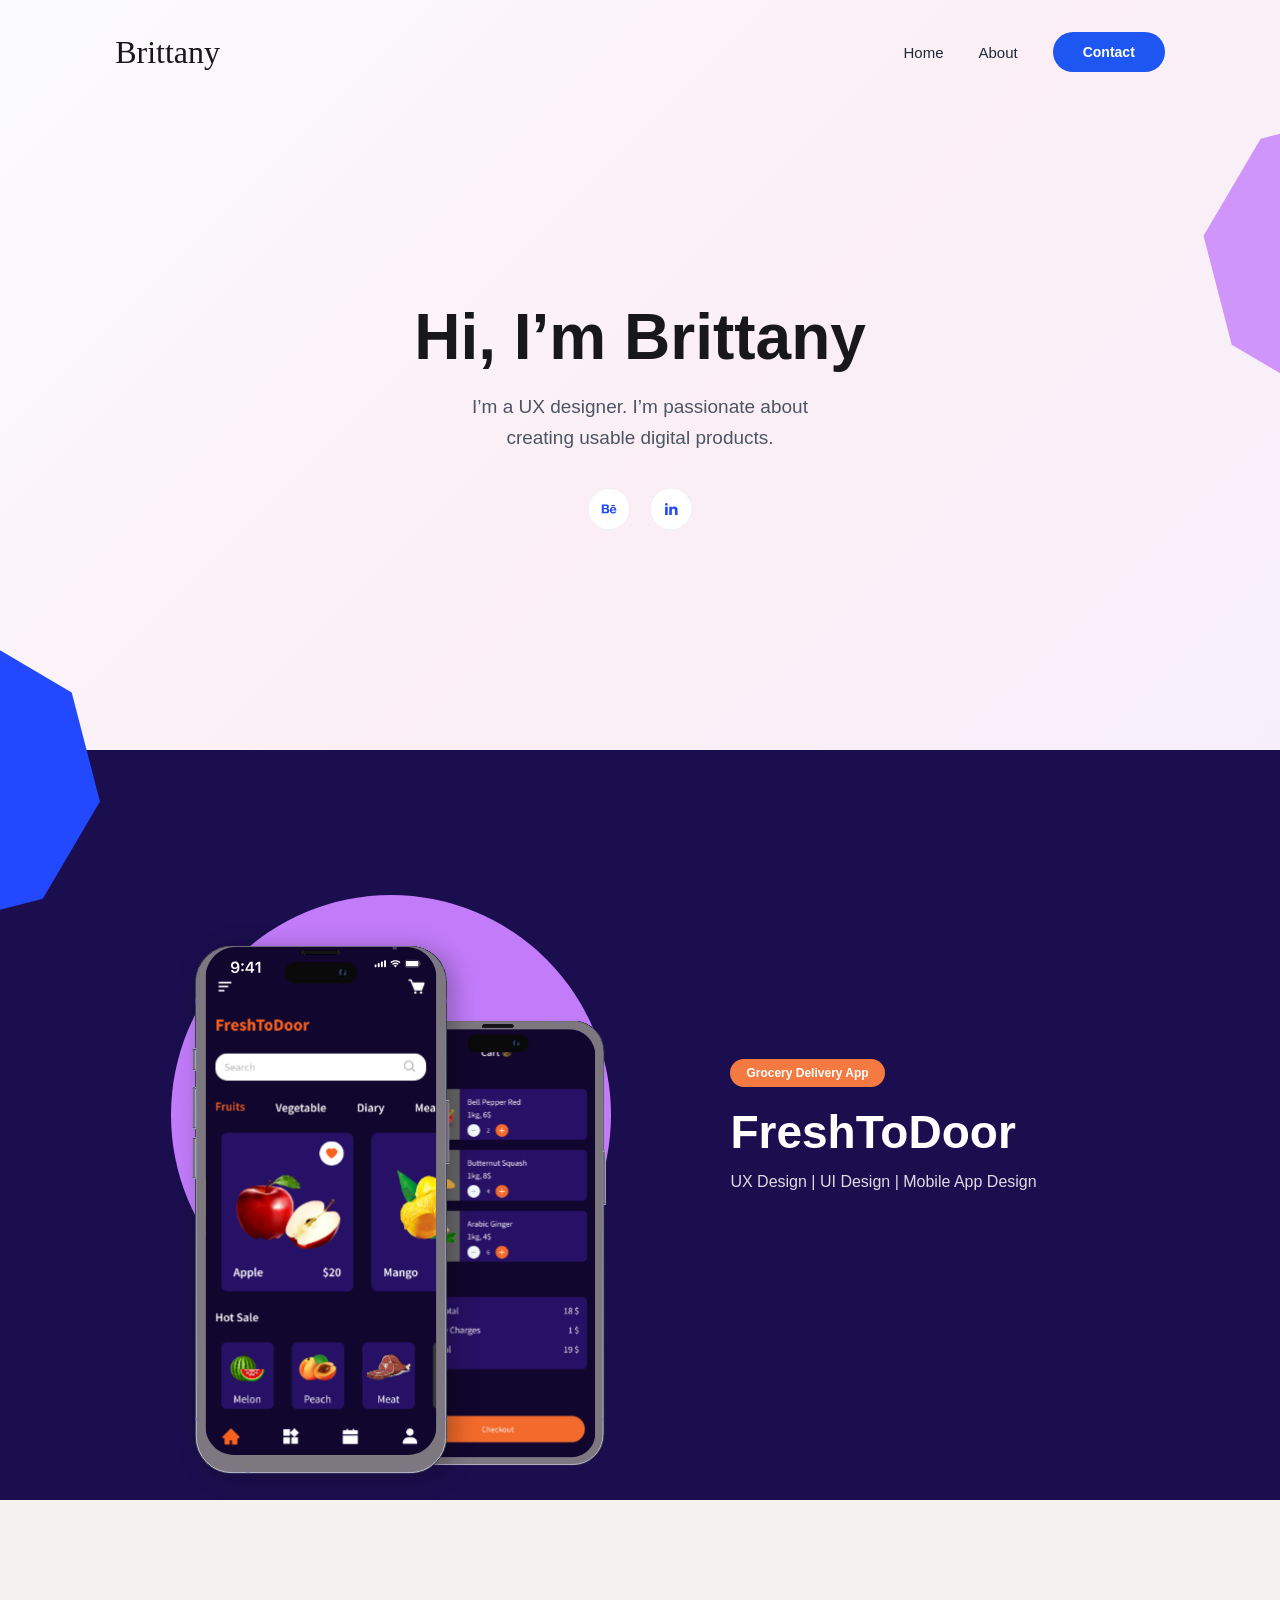
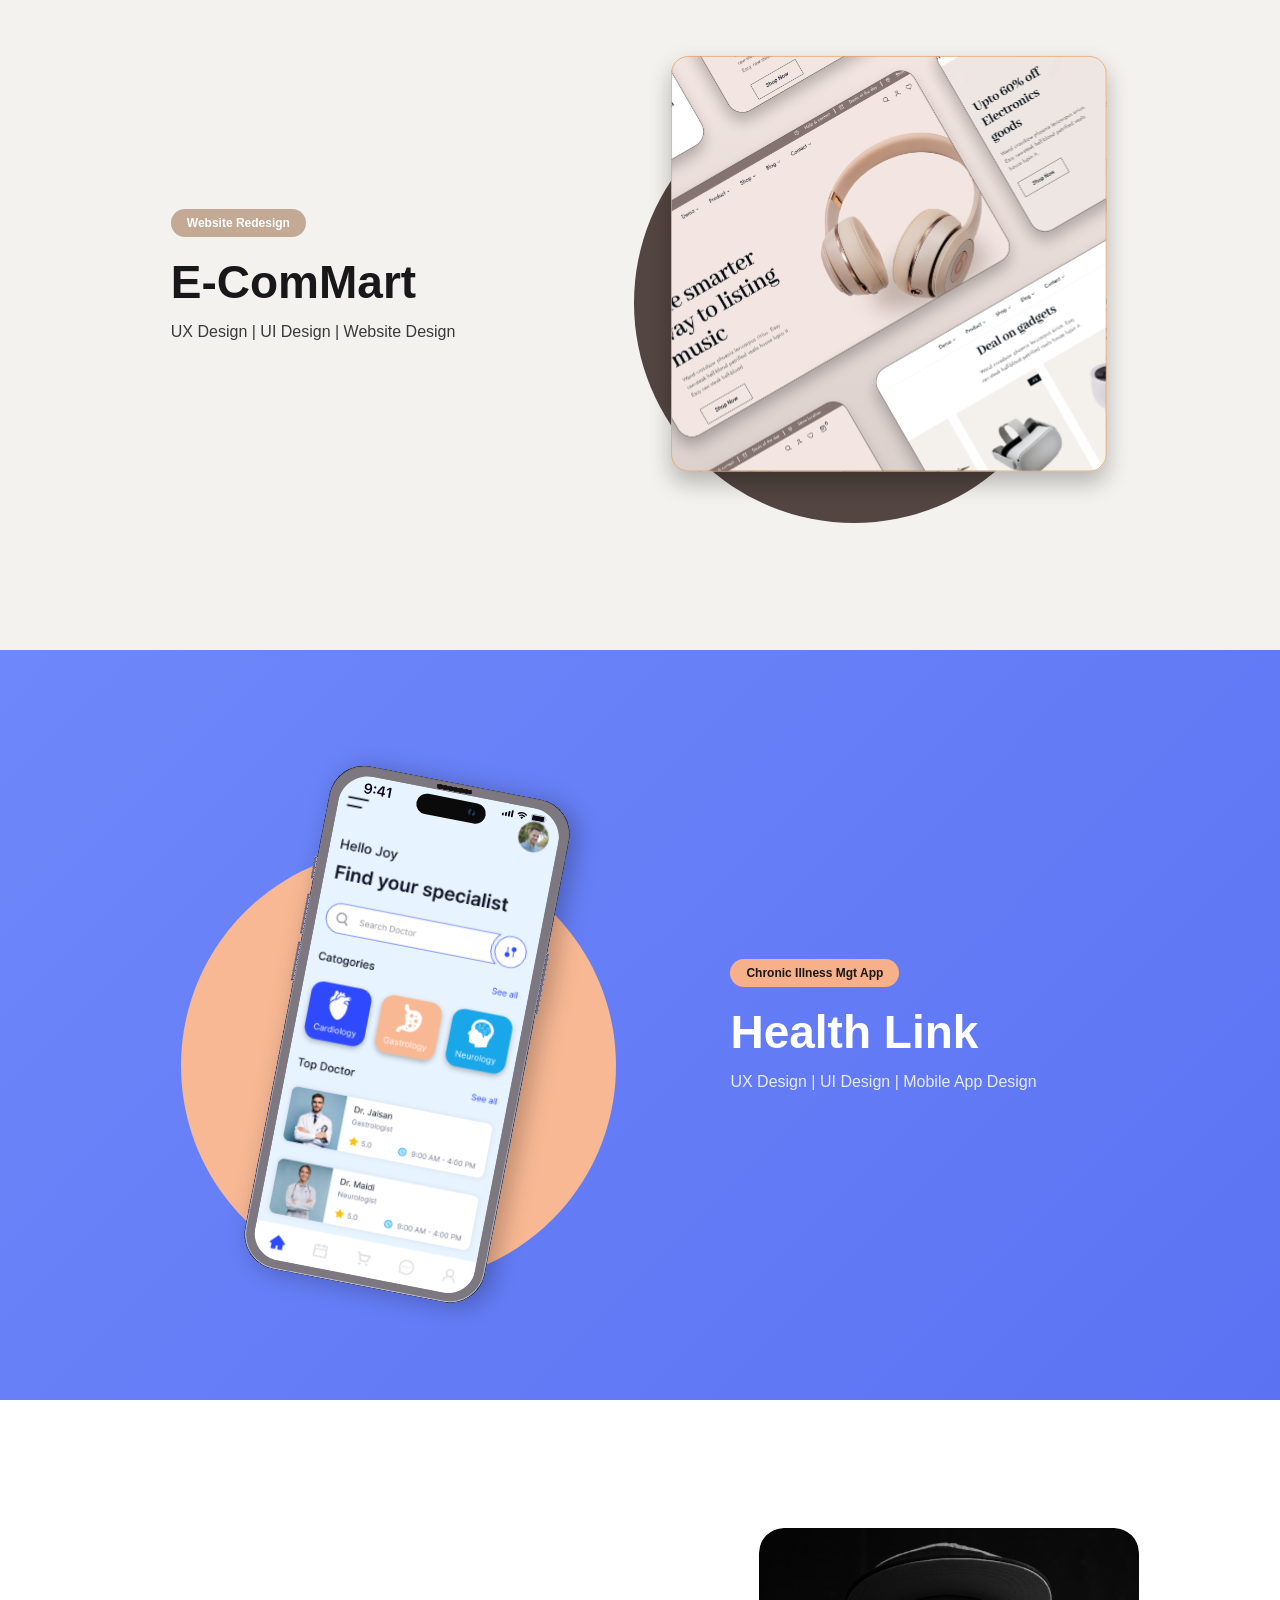
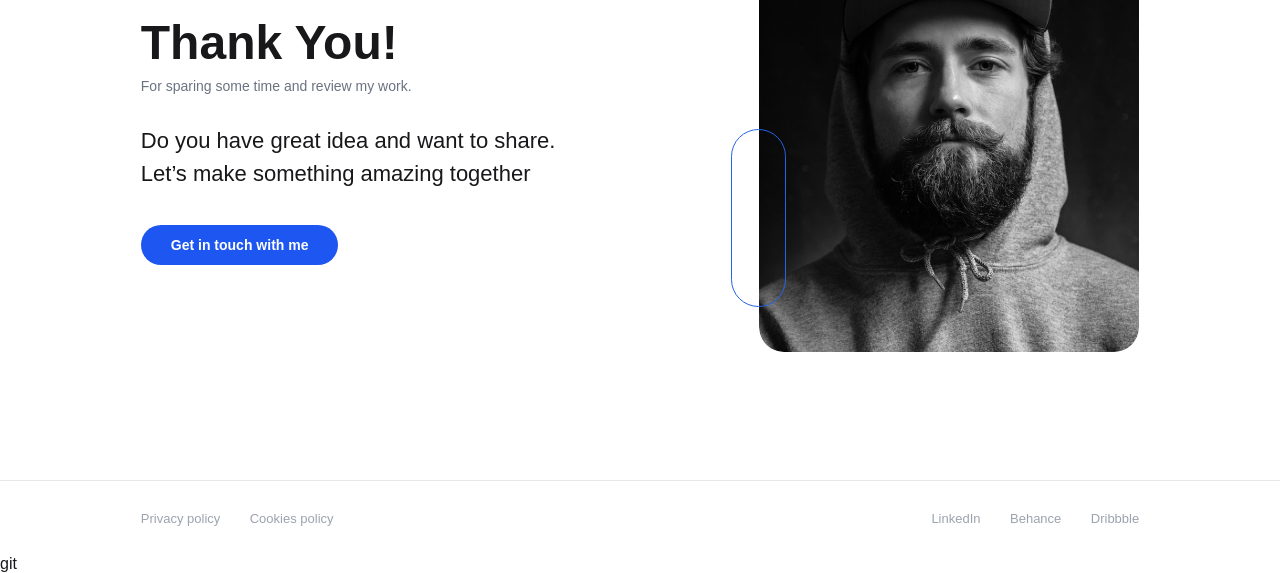
<file: images/index.html>
<!DOCTYPE html>
<html lang="en">
<head>
    <meta charset="UTF-8">
    <meta name="viewport" content="width=device-width, initial-scale=1.0">
    <title>Brittany - Portfolio</title>
    <link rel="stylesheet" href="style.css">
</head>
<body>

    <!-- Blue Shape (Hero aur FreshToDoor ke border par) -->
    <img src="./images/blue-bottom.svg" class="shape-blue" alt="Shape">

    <!-- 1. Navbar aur Hero Section -->
    <div class="hero-wrapper">
        <img src="./images/purple-shape.svg" class="shape-purple" alt="Shape">

        <header class="navbar">
            <div class="logo">Brittany</div>
            <nav>
                <a href="#home">Home</a>
                <a href="#about">About</a>
                <a href="#contact" class="btn-pill">Contact</a>
            </nav>
        </header>

        <section id="home" class="hero">
            <h1>Hi, I’m Brittany</h1>
            <p>I’m a UX designer. I’m passionate about<br>creating usable digital products.</p>
            <div class="social-icons">
                <a href="#"><img src="./images/besign.svg" alt="Behance"></a>
                <a href="#"><img src="./images/linkedinsign.svg" alt="LinkedIn"></a>
            </div>
        </section>
    </div>

    <!-- 2. Project 1: FreshToDoor -->
    <section class="project dark-purple">
        <div class="project-image">
            <img src="./images/mobilecircle.svg" class="bg-circle circle-1" alt="Circle">
            <img src="./images/mobilephones.svg" class="main-mockup mockup-1" alt="FreshToDoor">
        </div>
        <div class="project-info">
            <span class="badge orange">Grocery Delivery App</span>
            <h2>FreshToDoor</h2>
            <p>UX Design | UI Design | Mobile App Design</p>
        </div>
    </section>

    <!-- 3. Project 2: E-ComMart -->
    <section class="project warm-cream">
        <div class="project-info">
            <span class="badge tan">Website Redesign</span>
            <h2>E-ComMart</h2>
            <p>UX Design | UI Design | Website Design</p>
        </div>
        <div class="project-image">
            <img src="./images/circleheadphones.svg" class="bg-circle circle-2" alt="Circle">
            <img src="./images/headphones.svg" class="main-mockup mockup-2" alt="E-ComMart">
        </div>
    </section>

    <!-- 4. Project 3: Health Link -->
    <section class="project periwinkle-blue">
        <div class="project-image">
            <img src="./images/health.svg" class="main-mockup mockup-3" alt="Health Link">
        </div>
        <div class="project-info">
            <span class="badge peach">Chronic Illness Mgt App</span>
            <h2>Health Link</h2>
            <p>UX Design | UI Design | Mobile App Design</p>
        </div>
    </section>

    <!-- 5. Thank You Section -->
    <section id="contact" class="thank-you">
        <div class="thank-box">
            <div class="thank-text">
                <h2>Thank You!</h2>
                <p class="small-sub">For sparing some time and review my work.</p>
                <p class="big-sub">Do you have great idea and want to share.<br>Let’s make something amazing together</p>
                <a href="#" class="btn-pill">Get in touch with me</a>
            </div>
            <!-- Photo aur us ke side wala outline box -->
            <div class="thank-image">
                <span class="photo-box"></span>
                <img src="./images/manphoto.svg" alt="Profile">
            </div>
        </div>
    </section>

    <!-- 6. Footer -->
    <footer>
        <div>
            <a href="#">Privacy policy</a>
            <a href="#">Cookies policy</a>
        </div>
        <div>
            <a href="#">LinkedIn</a>
            <a href="#">Behance</a>
            <a href="#">Dribbble</a>
        </div>
    </footer>

</body>
</html>git
</file>
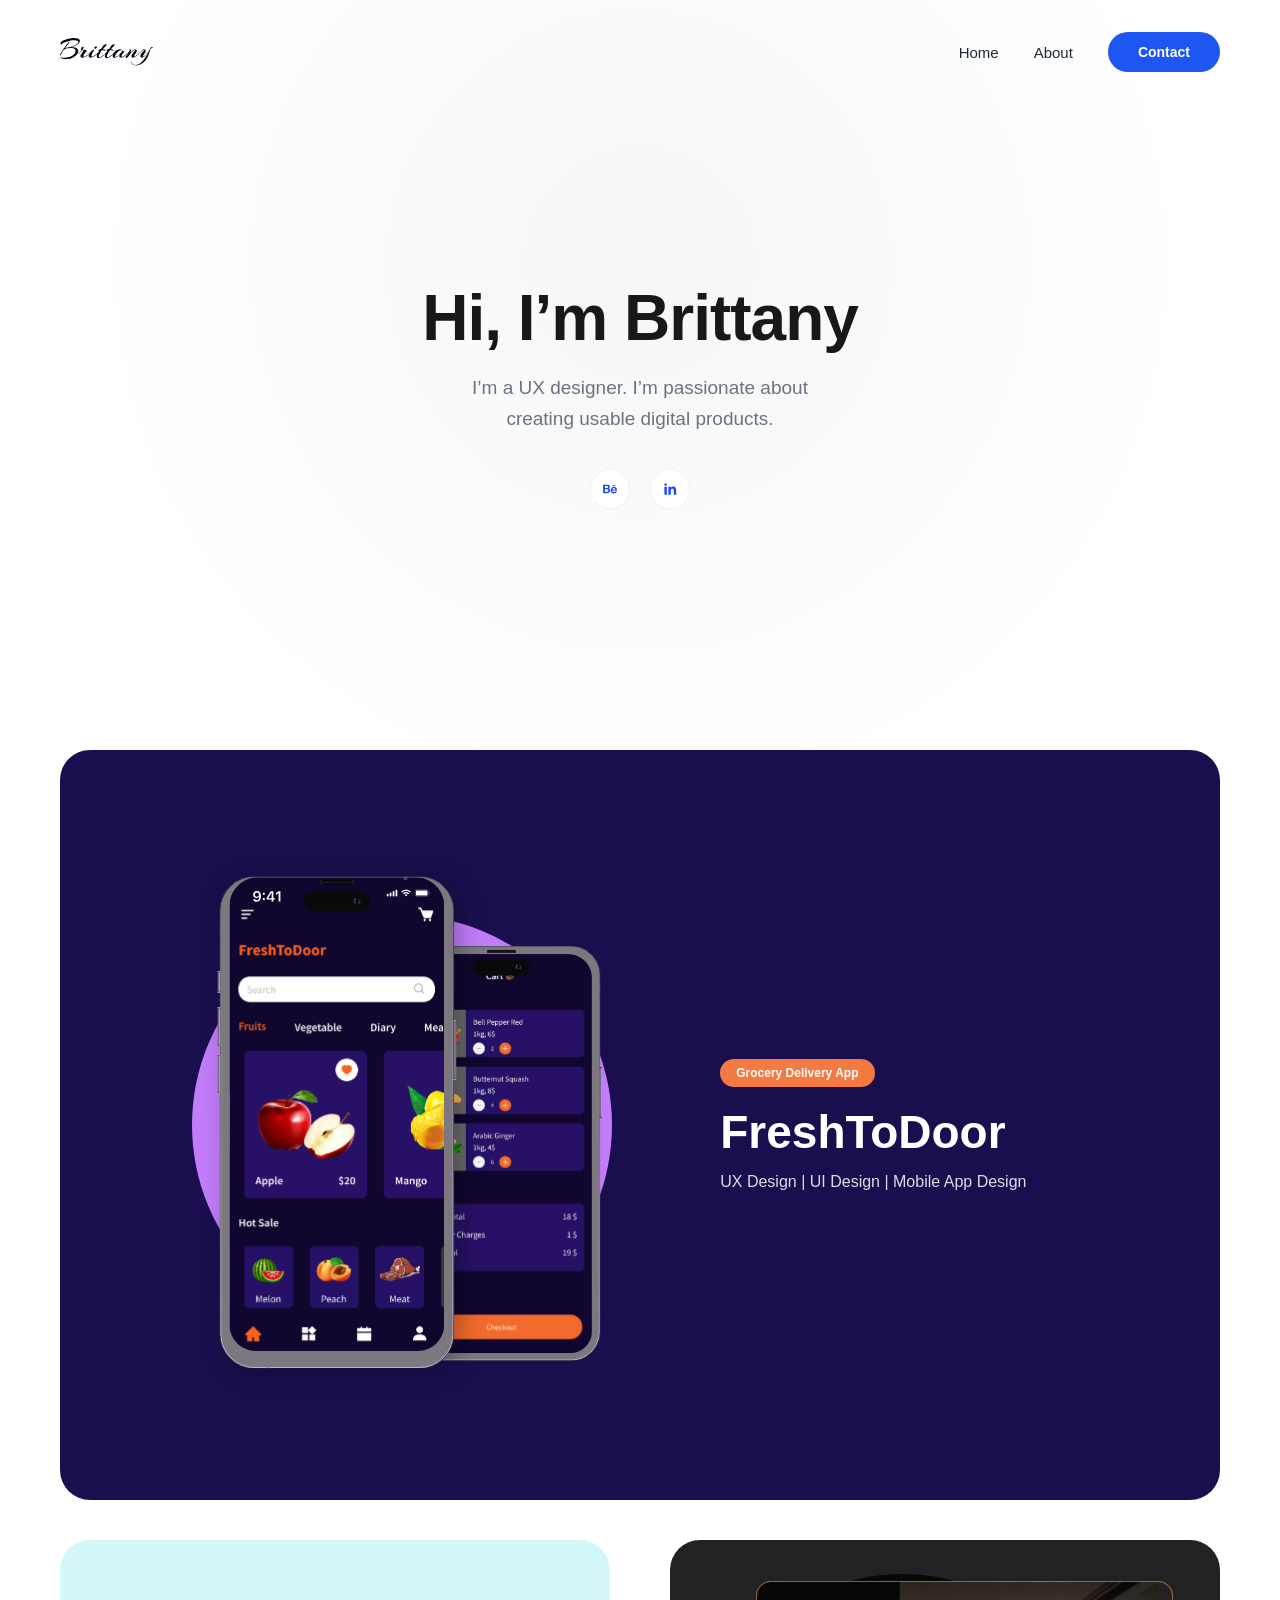
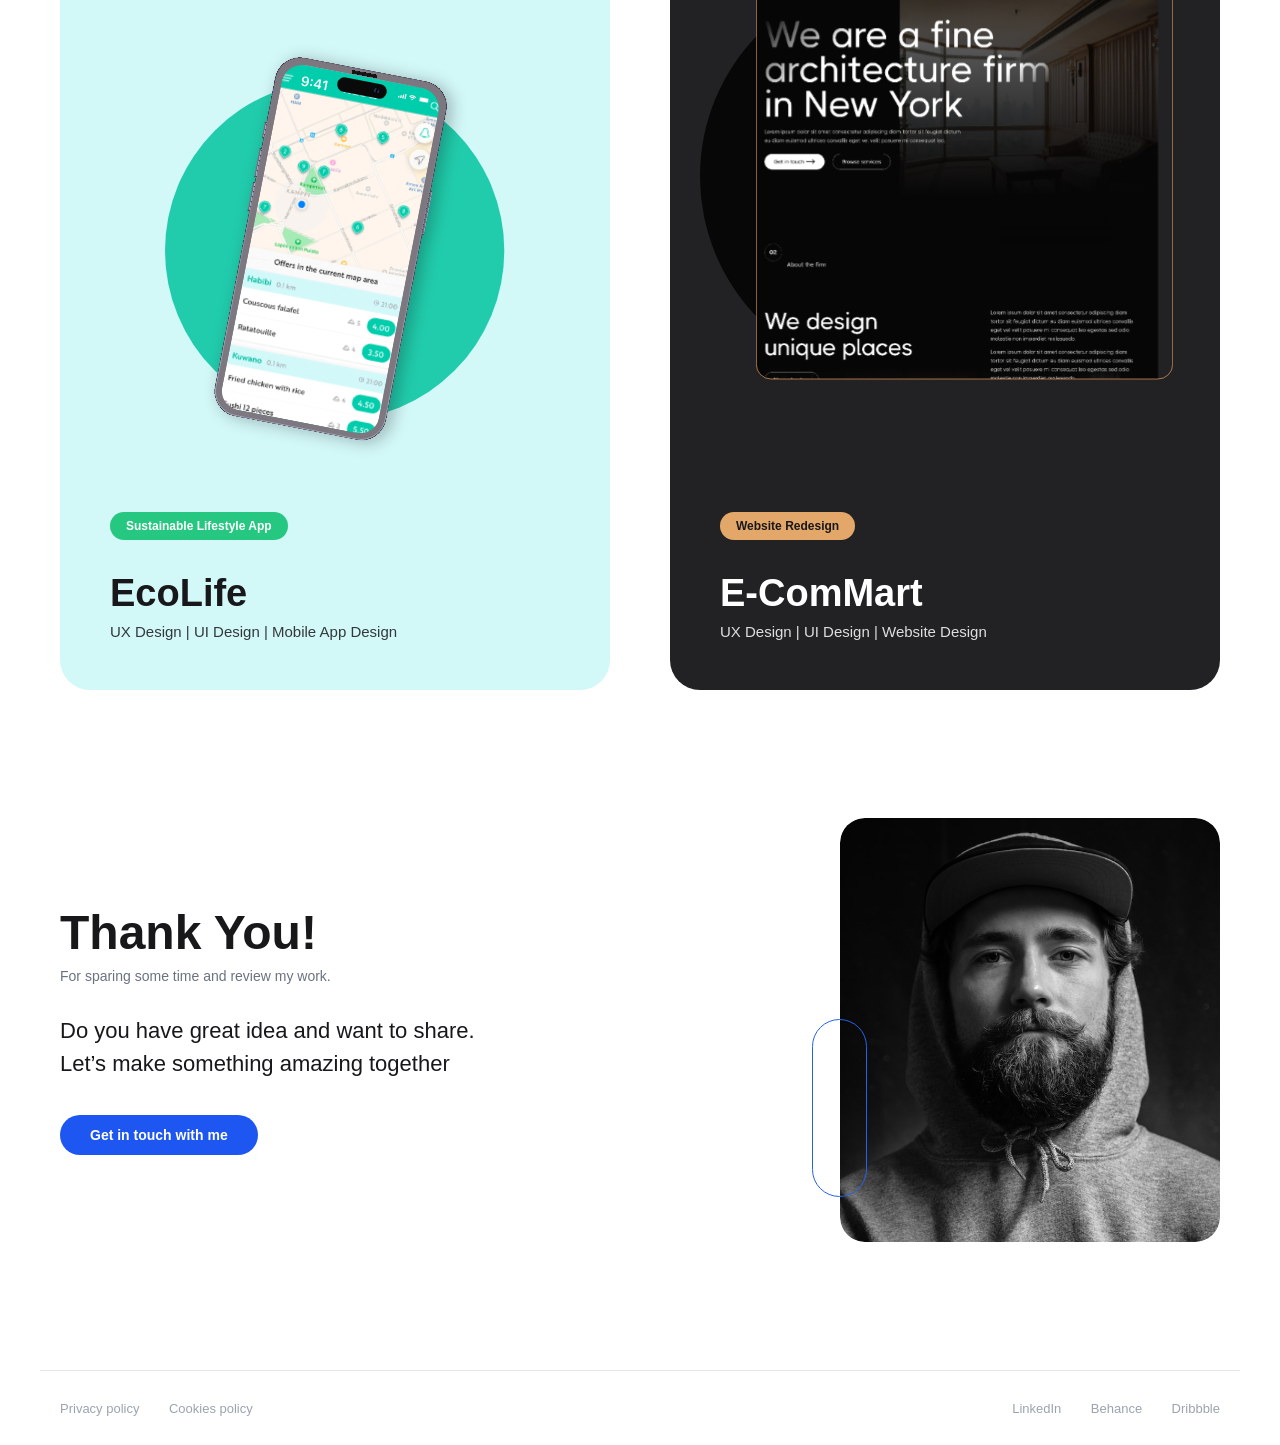
<file: images/index2.html>
<!DOCTYPE html>
<html lang="en">
<head>
    <meta charset="UTF-8">
    <meta name="viewport" content="width=device-width, initial-scale=1.0">
    <title>Brittany - Portfolio V2</title>
    <!-- css file ka name -->
    <link rel="stylesheet" href="index2-style.css">
</head>
<body>

    <!-- 1. Navbar aur Hero Section (Wave lines ke saath) -->
    <div class="hero-wrapper">
        <header class="navbar">
            <!-- Stylish Brittany Logo Image -->
            <a href="#home"><img src="./images/Brittany.svg" class="logo-img" alt="Brittany Logo"></a>
            <nav>
                <a href="#home">Home</a>
                <a href="#about">About</a>
                <a href="#contact" class="btn-pill">Contact</a>
            </nav>
        </header>

        <section id="home" class="hero">
            <h1>Hi, I’m Brittany</h1>
            <p>I’m a UX designer. I’m passionate about<br>creating usable digital products.</p>
            <div class="social-icons">
                <a href="#"><img src="./images/besign.svg" alt="Behance"></a>
                <a href="#"><img src="./images/linkedinsign.svg" alt="LinkedIn"></a>
            </div>
        </section>
    </div>

    <!-- 2. Main Projects Container (1200px Center Layout) -->
    <main class="projects-container">
        
        <!-- Card 1: FreshToDoor (Full Width Rounded Card) -->
        <section class="featured-card">
            <div class="featured-image">
                <img src="./images/mobilecircle.svg" class="bg-circle" alt="Circle">
                <img src="./images/mobilephones.svg" class="main-mockup" alt="FreshToDoor App">
            </div>
            <div class="featured-info">
                <span class="badge orange">Grocery Delivery App</span>
                <h2>FreshToDoor</h2>
                <p>UX Design | UI Design | Mobile App Design</p>
            </div>
        </section>

              <!-- Card 2 & 3: EcoLife aur E-ComMart (HTML + CSS se bane hue) -->
        <section class="two-cards-grid">
            
            <!-- Card 2: EcoLife -->
            <div class="card-box ecolife-card">
                <div class="card-visual">
                    <img src="./images/ecolife-phonecircle.svg" class="card-circle" alt="Circle">
                    <img src="./images/ecolife-phone.svg" class="card-mockup phone-size" alt="EcoLife App">
                </div>
                <div class="card-content">
                  <span class="badge green-badge">Sustainable Lifestyle App</span>
                    <h2>EcoLife</h2>
                    <p>UX Design | UI Design | Mobile App Design</p>
                </div>
            </div>

            <!-- Card 3: E-ComMart -->
            <div class="card-box ecommart-card">
                <div class="card-visual">
                    <img src="./images/ecommart-webcircle.svg" class="card-circle" alt="Circle">
                    <img src="./images/ecommart-webcircle..svg" class="card-mockup web-size" alt="E-ComMart Website">
                </div>
                <div class="card-content">
                    <span class="badge tan-badge">Website Redesign</span>
                    <h2>E-ComMart</h2>
                    <p>UX Design | UI Design | Website Design</p>
                </div>
            </div>
    </section>

    </main>

    <!-- 3. Thank You Section -->
    <section id="contact" class="thank-you">
        <div class="thank-box">
            <div class="thank-text">
                <h2>Thank You!</h2>
                <p class="small-sub">For sparing some time and review my work.</p>
                <p class="big-sub">Do you have great idea and want to share.<br>Let’s make something amazing together</p>
                <a href="#" class="btn-pill">Get in touch with me</a>
            </div>
            <!-- Photo aur Side wala Blue Box -->
            <div class="thank-image">
                <span class="photo-box"></span>
                <img src="./images/manphoto.svg" alt="Profile Photo">
            </div>
        </div>
    </section>

    <!-- 4. Footer -->
    <footer>
        <div>
            <a href="#">Privacy policy</a>
            <a href="#">Cookies policy</a>
        </div>
        <div>
            <a href="#">LinkedIn</a>
            <a href="#">Behance</a>
            <a href="#">Dribbble</a>
        </div>
    </footer>

</body>
</html>
</file>
<file: images/style.css>
* {
 margin: 0;
 padding: 0;
 box-sizing: border-box;
 font-family: 'Segoe UI', Arial, sans-serif;
}

body {
 position: relative;
 overflow-x: hidden;
 color: #18181B;
}

/* Figma Shapes */
.shape-purple { position: absolute; top: 110px; right: 0; z-index: 1; }
.shape-blue { position: absolute; top: 635px; left: 0; z-index: 10; }

/* 1. Navbar aur Hero */
.hero-wrapper {
 position: relative;
 min-height: 750px;
 background: linear-gradient(135deg, #FBFBFD 0%, #FBEFF5 55%, #F6EFFB 100%);
 display: flex;
 flex-direction: column;
}

.navbar {
 display: flex;
 justify-content: space-between;
 align-items: center;
 padding: 32px 9%;
 z-index: 2;
}
.logo { font-family: 'Brush Script MT', cursive; font-size: 32px; }
nav { display: flex; align-items: center; gap: 35px; }
nav a { text-decoration: none; color: #1F2937; font-size: 15px; }

.btn-pill {
 background: #1D56F0;
 color: #FFFFFF !important;
 padding: 12px 30px;
 border-radius: 50px;
 font-size: 14px;
 font-weight: 600;
 text-decoration: none;
 display: inline-block;
}
.hero {
 flex: 1;
 display: flex;
 flex-direction: column;
 justify-content: center;
 align-items: center;
 text-align: center;
 padding: 40px 20px 60px;
}

.hero h1 { font-size: 64px; font-weight: 800; margin-bottom: 18px; }
.hero p { font-size: 19px; color: #4B5563; line-height: 1.6; margin-bottom: 35px; }
.social-icons img { width: 42px; margin: 0 8px; }
/* 2. Projects Common Layout */
.project {
 min-height: 750px;
 display: flex;
 align-items: center;
 justify-content: space-between;
 padding: 60px 11%;
 gap: 60px;
 overflow: hidden;
}

.project-image {
 position: relative;
 flex: 1.1;
 display: flex;
 justify-content: center;
 align-items: center;
}
.bg-circle { position: absolute; z-index: 1; }
.main-mockup { position: relative; z-index: 2; }
.project-info { flex: 0.9; padding-left: 30px; }

.badge {
 display: inline-block;
 padding: 7px 16px;
 border-radius: 50px;
 font-size: 12px;
 font-weight: 600;
 margin-bottom: 18px;
}

.project-info h2 { font-size: 46px; font-weight: 800; margin-bottom: 14px; }
.project-info p { font-size: 16px; opacity: 0.85; }
/* FreshToDoor */
.dark-purple { background: #1B0E4E; color: #FFFFFF; align-items: flex-end; padding-bottom: 0; }
.dark-purple .project-info { align-self: center; padding-bottom: 60px; }
.circle-1 { width: 440px; top: -30px; }
.mockup-1 { width: 430px; display: block; }
.orange { background: #F47A42; color: #FFFFFF; }

/* E-ComMart (Exact Reference Image Alignment: Circle sirf Left-Bottom se thoda bahar) */
.warm-cream { background: #F4F2EE; }
.circle-2 {
 width: 440px;
 transform: translate(-35px, 28px); /* Circle ko thoda left aur neeche kiya */
}
.mockup-2 {
 width: 480px; /* Card bada rakha taake baqi circle peeche chhup jaye */
 border-radius: 22px;
}
.tan { background: #C4A995; color: #FFFFFF; }

/* Health Link */
.periwinkle-blue { background: linear-gradient(135deg, #6E87FA 0%, #5B73F2 100%); color: #FFFFFF; }
.mockup-3 { width: 450px; }
.peach { background: #F7B089; color: #18181B; }
/* 3. Thank You Section */
.thank-you { min-height: 680px; display: flex; align-items: center; padding: 80px 11%; }
.thank-box { width: 100%; display: flex; align-items: center; justify-content: space-between; gap: 50px; }
.thank-text h2 { font-size: 48px; font-weight: 800; margin-bottom: 8px; }
.small-sub { font-size: 14px; color: #6B7280; margin-bottom: 30px; }
.big-sub { font-size: 22px; line-height: 1.5; margin-bottom: 35px; }
/* Photo aur Side Outline Box */
.thank-image { position: relative; }
.thank-image img { width: 380px; border-radius: 24px; position: relative; z-index: 2; display: block; }
.photo-box {
 position: absolute;
 width: 55px;
 height: 178px;
 border: 1.5px solid #2563EB;
 border-radius: 30px;
 left: -28px;
 bottom: 45px;
 z-index: 3;
}
/* 4. Footer */
footer {
 display: flex;
 justify-content: space-between;
 padding: 28px 11%;
 border-top: 1px solid #E5E7EB;
}

footer a { text-decoration: none; color: #9CA3AF; font-size: 13px; margin-right: 25px; }
footer div:last-child a { margin-right: 0; margin-left: 25px; }
/* =========================================
 RESPONSIVE MEDIA (Tablet aur Mobile ke liye)
 ========================================= */
@media (max-width: 900px) {
 .shape-purple, .shape-blue { display: none; }

 .navbar { padding: 20px 6%; }
 nav { gap: 15px; }

 .hero-wrapper { min-height: 550px; }
 .hero h1 { font-size: 40px; }
 .hero p { font-size: 16px; }

 .project {
 min-height: auto;
 flex-direction: column;
 text-align: center;
 padding: 60px 6%;
 gap: 40px;
 }
 .warm-cream { flex-direction: column-reverse; }
 .project-info { padding-left: 0; }
 .project-info h2 { font-size: 34px; }

 .circle-1 { width: 280px; top: auto; }
 .circle-2 { width: 260px; transform: translate(-18px, 15px); }
 .mockup-1, .mockup-2, .mockup-3 { width: 280px; }

 .dark-purple { align-items: center; padding-bottom: 60px; }
 .dark-purple .project-info { padding-bottom: 0; }

 .thank-you { min-height: auto; padding: 60px 6%; }
 .thank-box { flex-direction: column; text-align: center; }
 .thank-text h2 { font-size: 36px; }
 .thank-image img { width: 280px; }
 .photo-box { height: 130px; left: -18px; bottom: 30px; }
 footer { flex-direction: column; align-items: center; gap: 15px; padding: 25px 6%; }
 footer a, footer div:last-child a { margin: 0 10px; }
}
</file>
<file: images/index2-style.css>
/* Basic Reset */
* {
    margin: 0;
    padding: 0;
    box-sizing: border-box;
    font-family: 'Segoe UI', Arial, sans-serif;
}

body {
    background-color: #FFFFFF;
    color: #18181B;
    overflow-x: hidden;
}

/* 1. Hero aur Navbar */
.hero-wrapper {
    min-height: 750px;
    display: flex;
    flex-direction: column;
    background-color: #FFFFFF;
    background-image: radial-gradient(circle at 50% 35%, rgba(243, 244, 246, 0.8) 0%, transparent 70%);
}

.navbar {
    max-width: 1200px;
    width: 100%;
    margin: 0 auto;
    display: flex;
    justify-content: space-between;
    align-items: center;
    padding: 32px 20px;
}

.logo-img { height: 28px; display: block; }
nav { display: flex; align-items: center; gap: 35px; }
nav a { text-decoration: none; color: #1F2937; font-size: 15px; font-weight: 500; }

.btn-pill {
    background: #1D56F0;
    color: #FFFFFF !important;
    padding: 12px 30px;
    border-radius: 50px;
    font-size: 14px;
    font-weight: 600;
    text-decoration: none;
    display: inline-block;
}

.hero {
    flex: 1;
    display: flex;
    flex-direction: column;
    justify-content: center;
    align-items: center;
    text-align: center;
    padding: 20px 20px 80px;
}

.hero h1 { font-size: 64px; font-weight: 800; margin-bottom: 18px; letter-spacing: -1px; }
.hero p { font-size: 19px; color: #6B7280; line-height: 1.6; margin-bottom: 35px; }
.social-icons img { width: 40px; margin: 0 8px; }

/* 2. Projects Container (Exact Figma 1200px) */
.projects-container {
    max-width: 1200px;
    margin: 0 auto;
    padding: 0 20px;
    display: flex;
    flex-direction: column;
    gap: 40px;
}

/* Card 1: FreshToDoor (1200 x 750) */
.featured-card {
    background: #1B0E4E;
    color: #FFFFFF;
    min-height: 750px;
    border-radius: 30px;
    display: flex;
    align-items: center;
    justify-content: space-between;
    padding: 60px 8%;
    gap: 50px;
    overflow: hidden;
}

.featured-image {
    position: relative;
    flex: 1.1;
    display: flex;
    justify-content: center;
    align-items: center;
}

.bg-circle { position: absolute; width: 420px; z-index: 1; }
.main-mockup { position: relative; width: 400px; z-index: 2; }
.featured-info { flex: 0.9; padding-left: 20px; }

.badge {
    display: inline-block;
    padding: 7px 16px;
    border-radius: 50px;
    font-size: 12px;
    font-weight: 600;
    margin-bottom: 18px;
}
.orange { background: #F47A42; color: #FFFFFF; }
.featured-info h2 { font-size: 46px; font-weight: 800; margin-bottom: 14px; }
.featured-info p { font-size: 16px; opacity: 0.85; }

/* Card 2 & 3: Equal Height, Equal Spacing, aur Exact Black Circle */
.two-cards-grid {
    display: grid;
    grid-template-columns: 1fr 1fr;
    gap: 60px;
}

/* Dono Cards ki Height Upar aur Neeche se Bilkul Barabar (750px) */
.card-box {
    height: 750px;
    border-radius: 30px;
    padding: 50px;
    display: flex;
    flex-direction: column;
    justify-content: space-between;
    overflow: hidden;
}

/* EcoLife Card */
.ecolife-card {
    background-color: #D3F8F8;
    color: #18181B;
}

/* EcoLife ke Circle aur Mobile ko wapis Center mein Overlap karne ke liye */
.ecolife-card .card-visual {
    position: relative;
    flex: 1;
    display: flex;
    justify-content: center;
    align-items: center;
}

.ecolife-card .card-circle {
    position: absolute;
    width: 340px;
    z-index: 1;
}

.ecolife-card .phone-size {
    position: relative;
    width: 265px;
    z-index: 2;
}


/* E-ComMart Card (Padding hata di taake Figma ke exact X/Y numbers kaam karein) */
.ecommart-card {
    background-color: #222224;
    color: #FFFFFF;
    padding: 0;
}

.ecommart-card .card-visual {
    position: relative;
    width: 100%;
    height: 480px;
    display: block;
}

/* Circle: Exact Figma (X: 30px, Y: 34px, W: 405px) */
.ecommart-card .card-circle {
    position: absolute;
    width: 405px;
    left: 30px;
    top: 34px;
    z-index: 1;
}

/* Website Card: Exact Figma (X: 86px, Y: 41px, W: 417px) */
.ecommart-card .web-size {
    position: absolute;
    width: 417px;
    left: 86px;
    top: 41px;
    border-radius: 0;
    z-index: 2;
}

/* Neeche wale Text ko wapis 50px padding dene ke liye */
.ecommart-card .card-content {
    padding: 0 50px 50px;
}


/* Card Text aur Badges */
.card-content h2 {
    font-size: 38px;
    font-weight: 800;
    margin: 14px 0 8px;
}

.card-content p {
    font-size: 15px;
    opacity: 0.85;
}

.green-badge {
    background-color: #26C881;
    color: #FFFFFF;
}

.tan-badge {
    background-color: #E3A869;
    color: #18181B;
}
/* 3. Thank You Section */
.thank-you {
    max-width: 1200px;
    margin: 0 auto;
    min-height: 680px;
    display: flex;
    align-items: center;
    padding: 80px 20px;
}

.thank-box { width: 100%; display: flex; align-items: center; justify-content: space-between; gap: 50px; }
.thank-text h2 { font-size: 48px; font-weight: 800; margin-bottom: 8px; }
.small-sub { font-size: 14px; color: #6B7280; margin-bottom: 30px; }
.big-sub { font-size: 22px; line-height: 1.5; margin-bottom: 35px; }

/* Photo aur Side Outline Box */
.thank-image { position: relative; }
.thank-image img { width: 380px; border-radius: 24px; position: relative; z-index: 2; display: block; }
.photo-box {
    position: absolute;
    width: 55px;
    height: 178px;
    border: 1.5px solid #2563EB;
    border-radius: 30px;
    left: -28px;
    bottom: 45px;
    z-index: 3;
}

/* 4. Footer */
footer {
    max-width: 1200px;
    margin: 0 auto;
    display: flex;
    justify-content: space-between;
    padding: 28px 20px;
    border-top: 1px solid #E5E7EB;
}

footer a { text-decoration: none; color: #9CA3AF; font-size: 13px; margin-right: 25px; }
footer div:last-child a { margin-right: 0; margin-left: 25px; }

/* =========================================
   RESPONSIVE MEDIA (Tablet aur Mobile)
   ========================================= */
@media (max-width: 900px) {
    .hero-wrapper { min-height: 550px; }
    .hero h1 { font-size: 42px; }
    .hero p { font-size: 16px; }
    nav { gap: 15px; }

    .featured-card {
        min-height: auto;
        flex-direction: column;
        text-align: center;
        padding: 50px 6%;
    }
    .featured-info { padding-left: 0; }
    .featured-info h2 { font-size: 34px; }
    .bg-circle { width: 270px; }
    .main-mockup { width: 260px; }

    /* EcoLife aur E-ComMart Mobile Settings */
    .two-cards-grid { grid-template-columns: 1fr; gap: 30px; }
    .ecolife-card, .ecommart-card { height: auto; padding: 40px 25px; }
    .card-circle { width: 250px; }
    .phone-size { width: 190px; }
    .web-size { width: 260px; }

    .thank-you { min-height: auto; padding: 60px 20px; }
    .thank-box { flex-direction: column; text-align: center; }
    .thank-text h2 { font-size: 36px; }
    .thank-image img { width: 280px; }
    .photo-box { height: 130px; left: -18px; bottom: 30px; }

    footer { flex-direction: column; align-items: center; gap: 15px; }
    footer a, footer div:last-child a { margin: 0 10px; }
}
</file>
